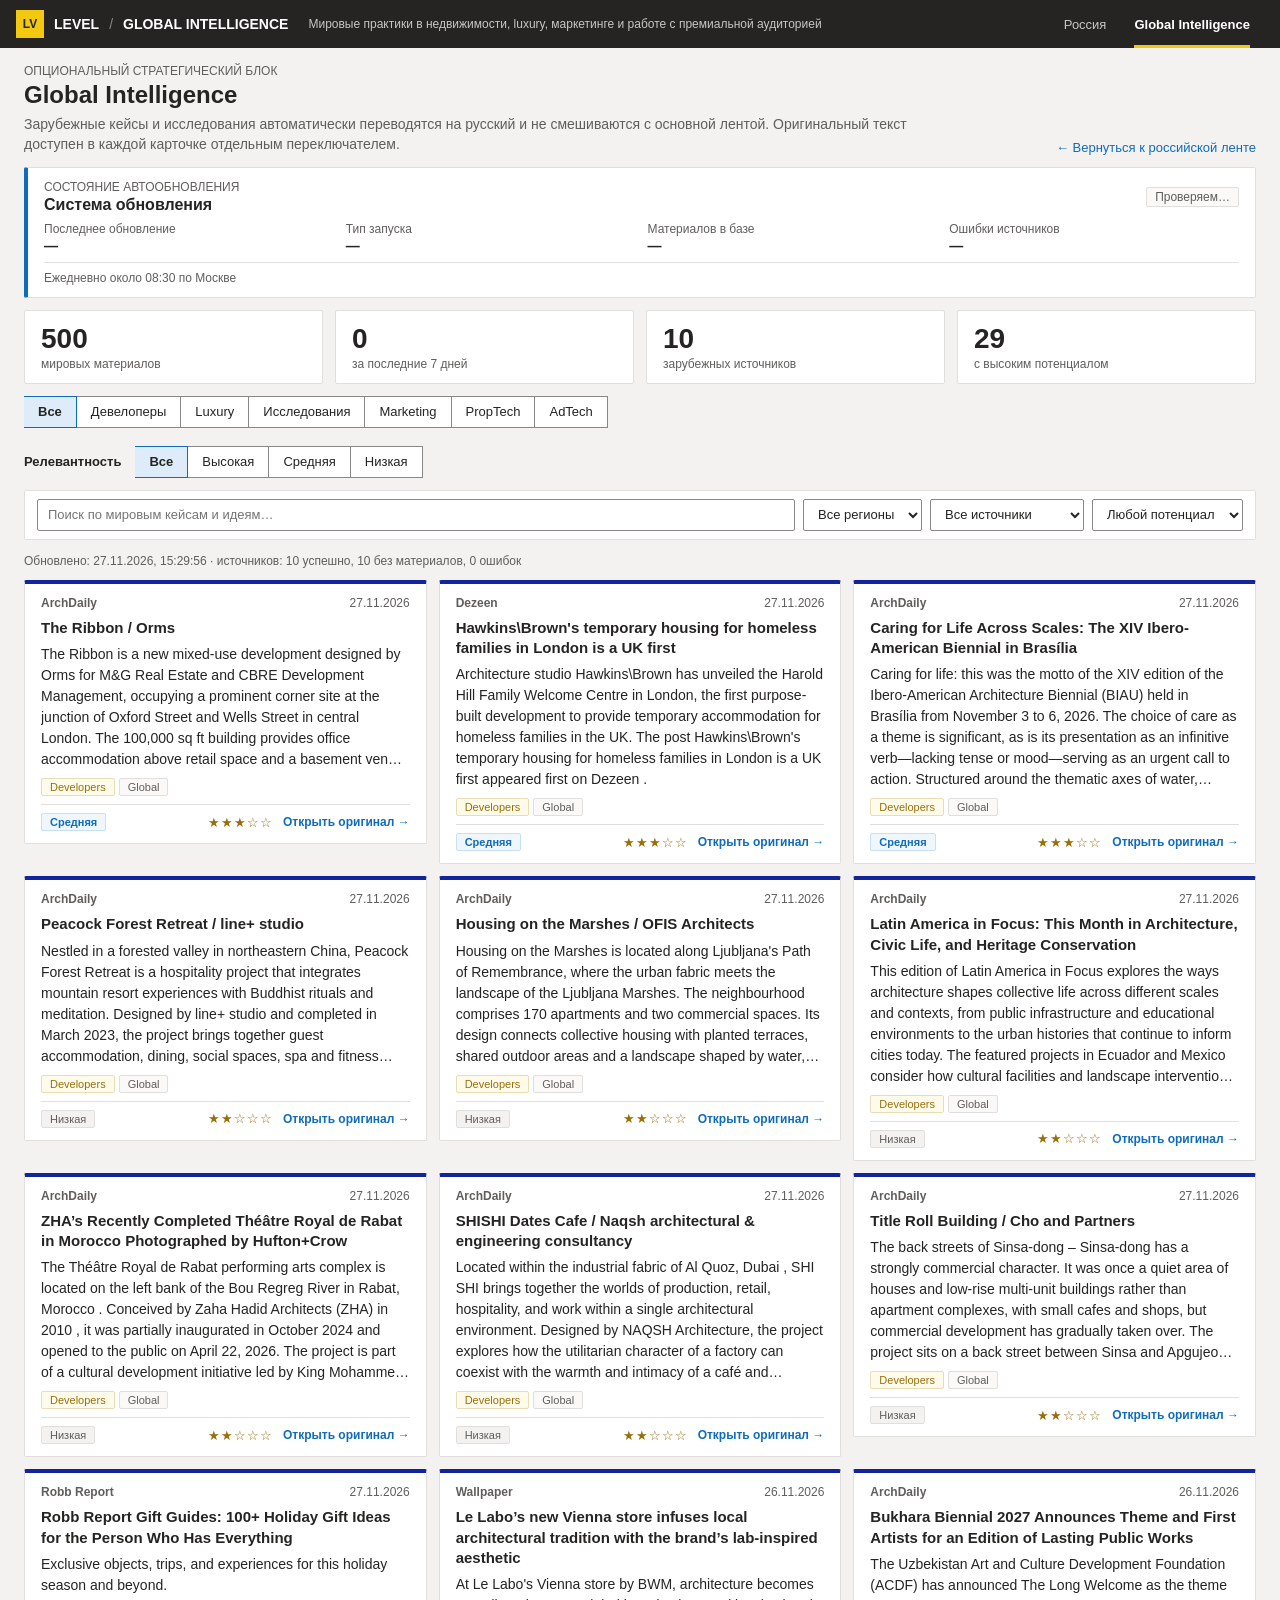
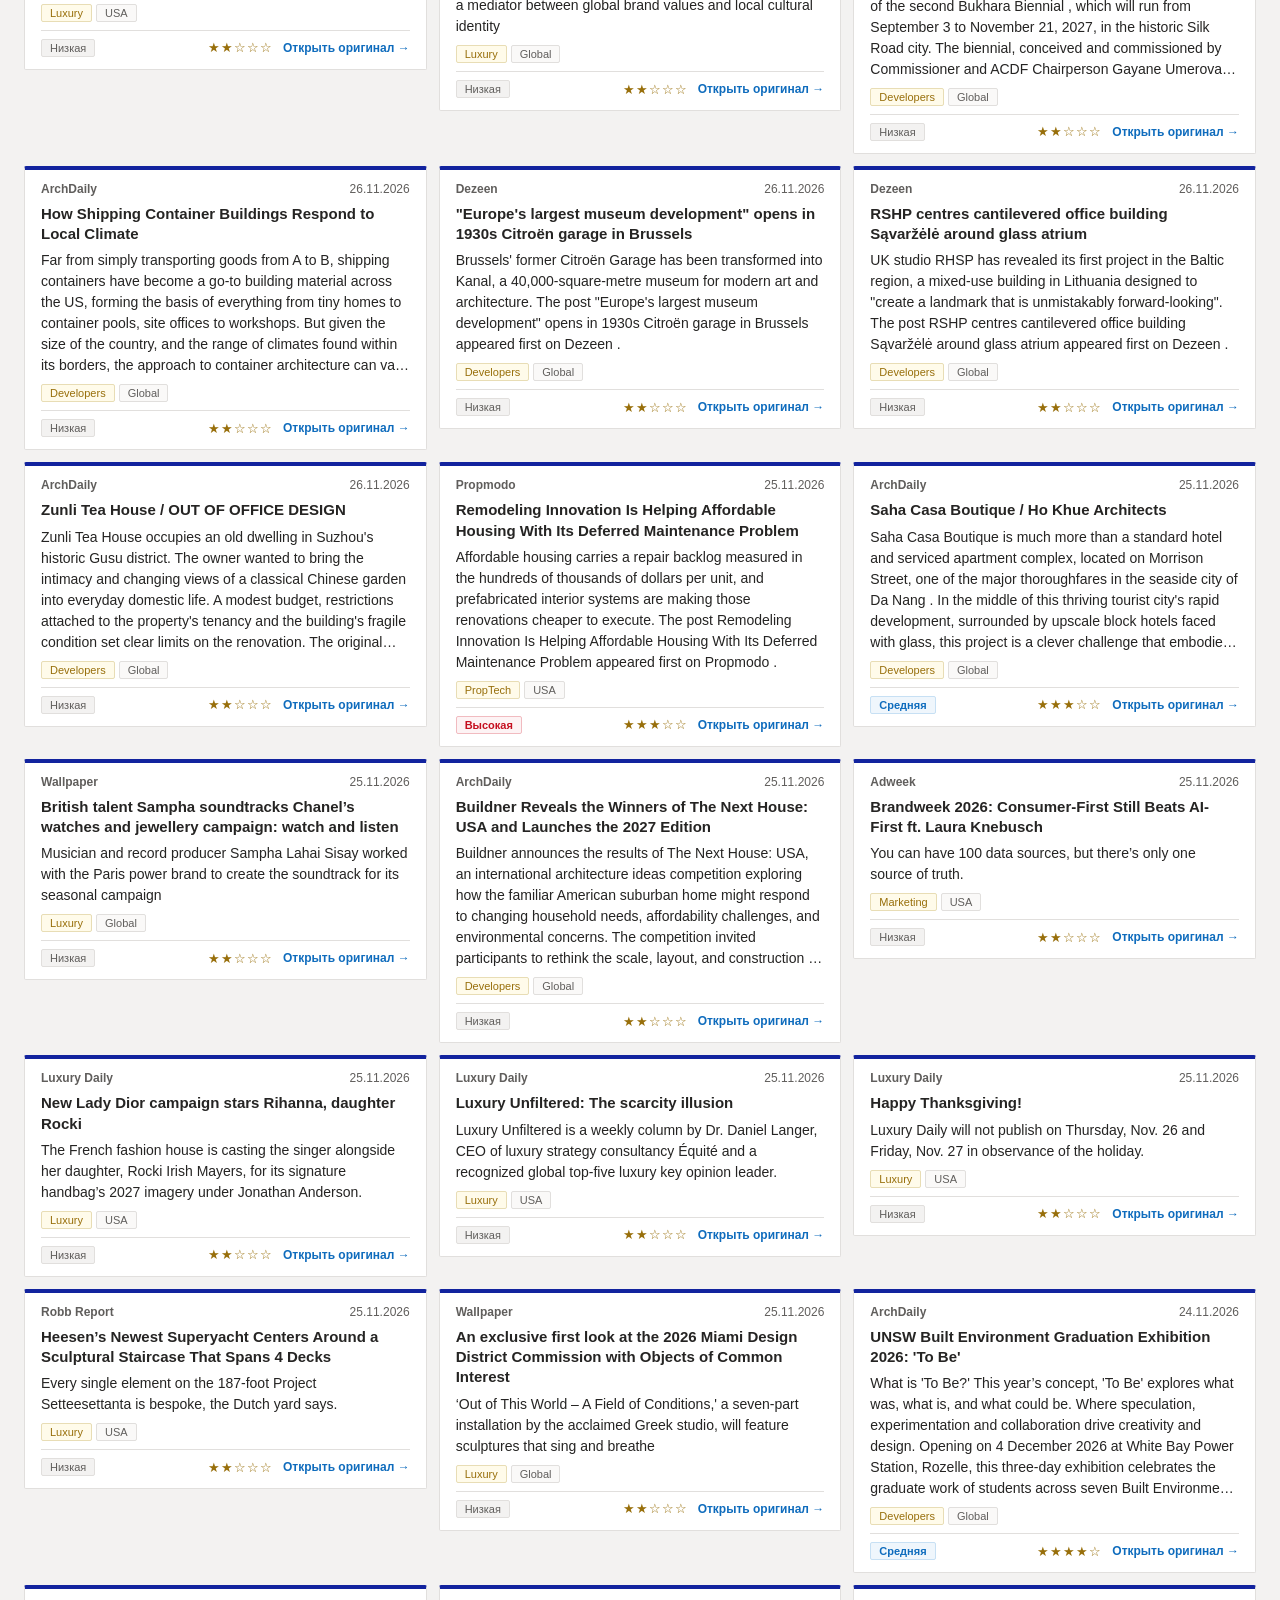
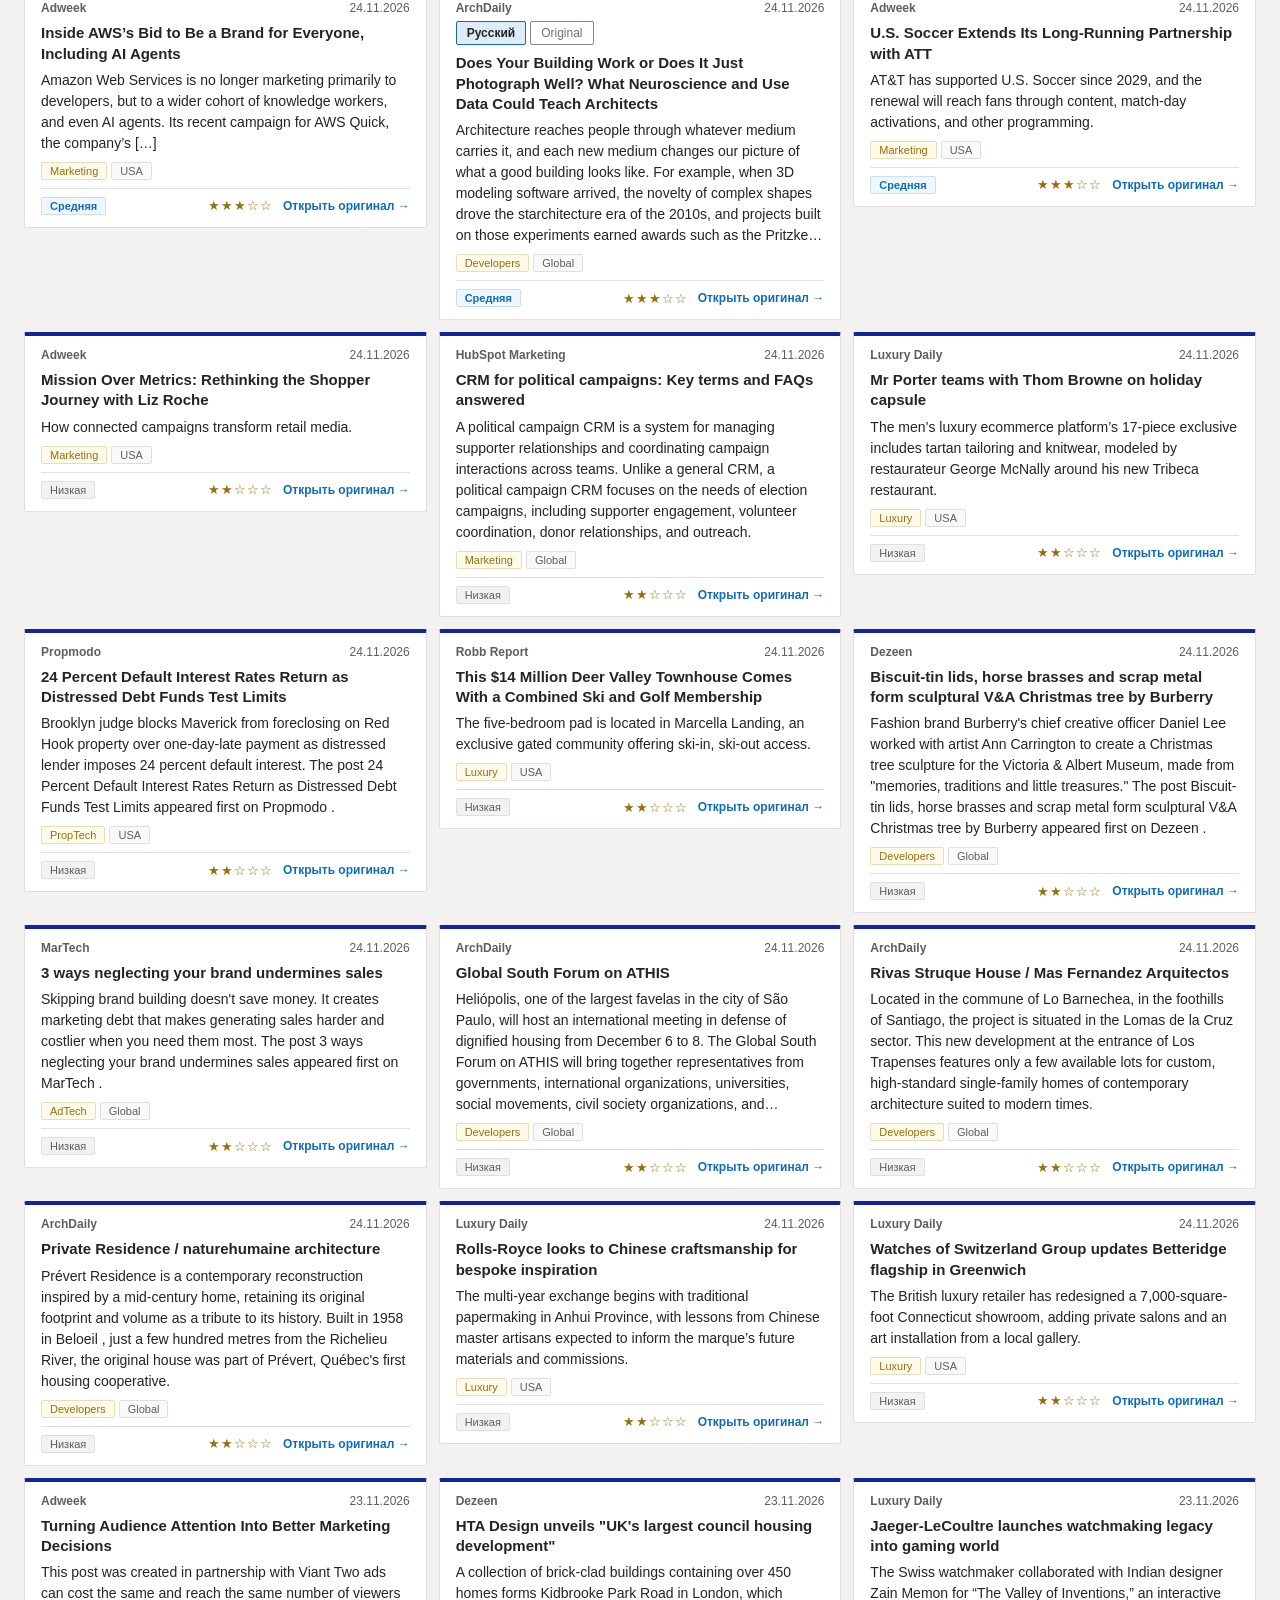
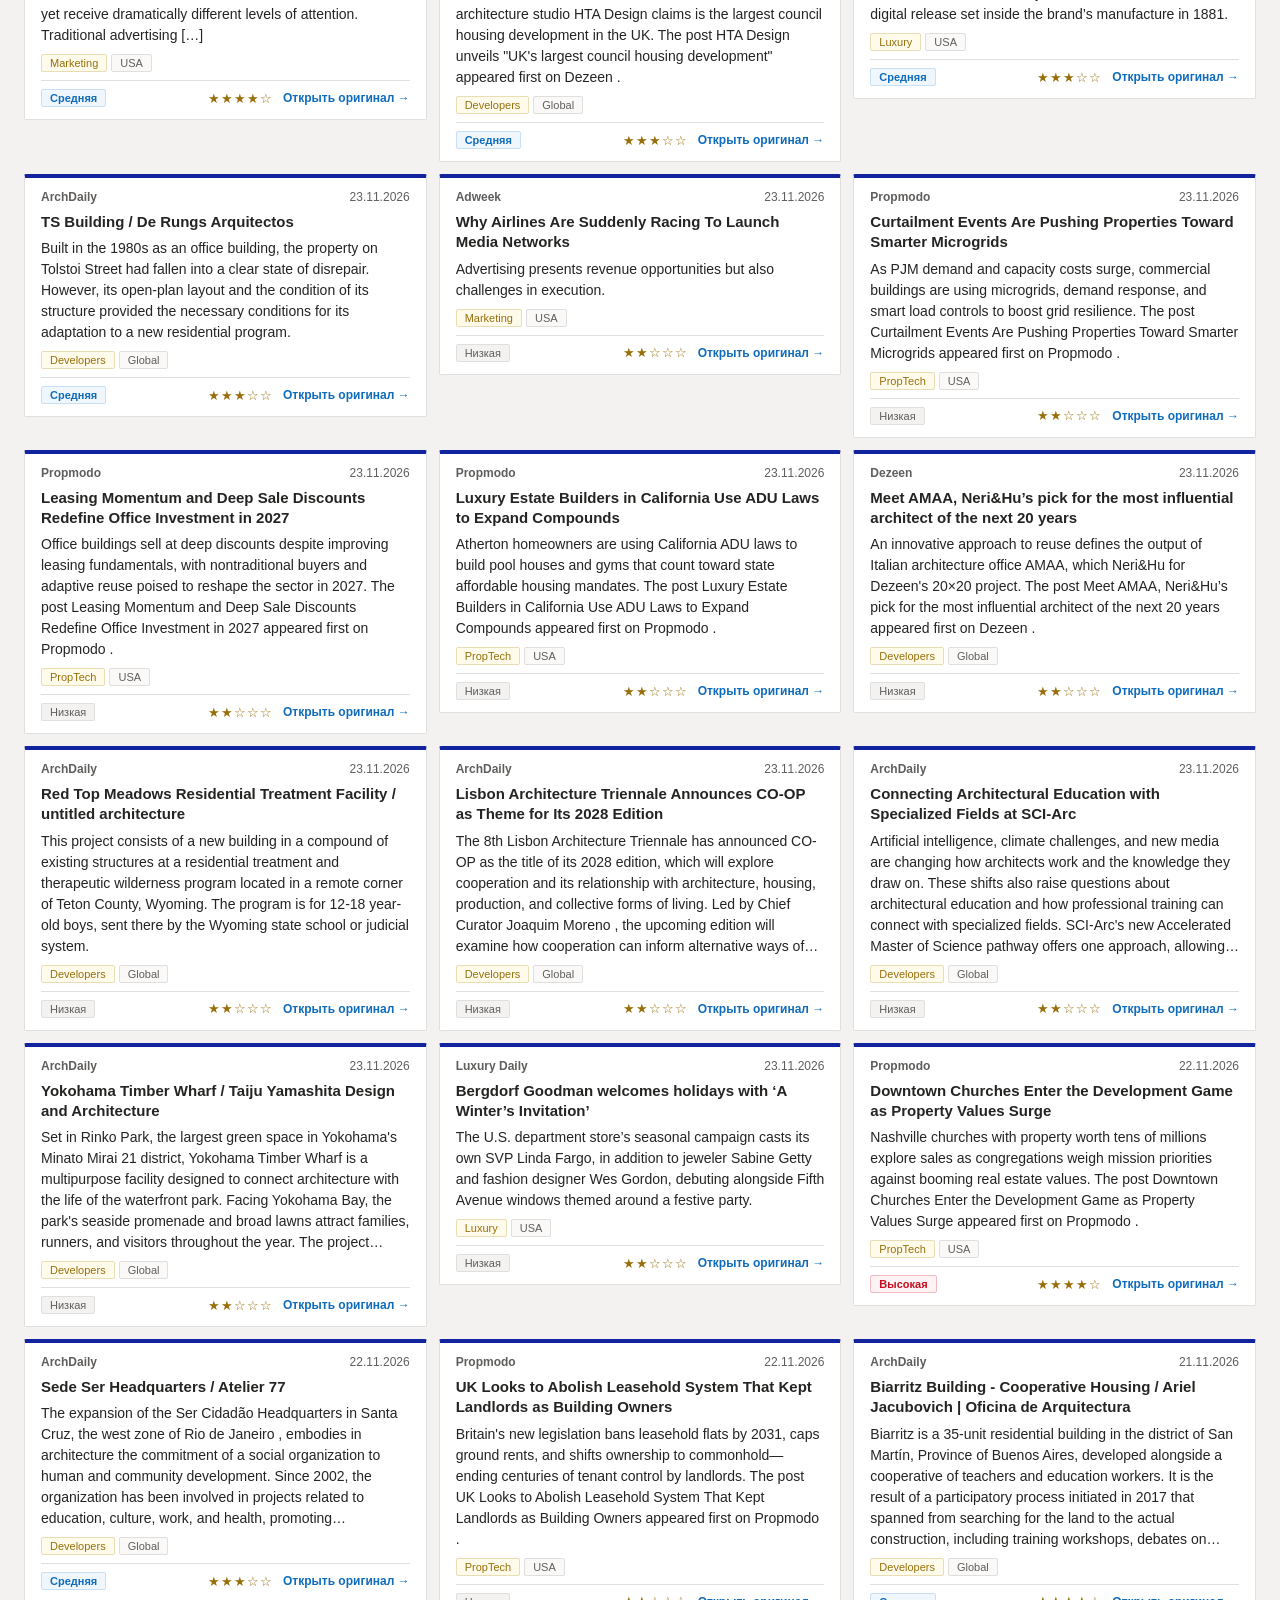
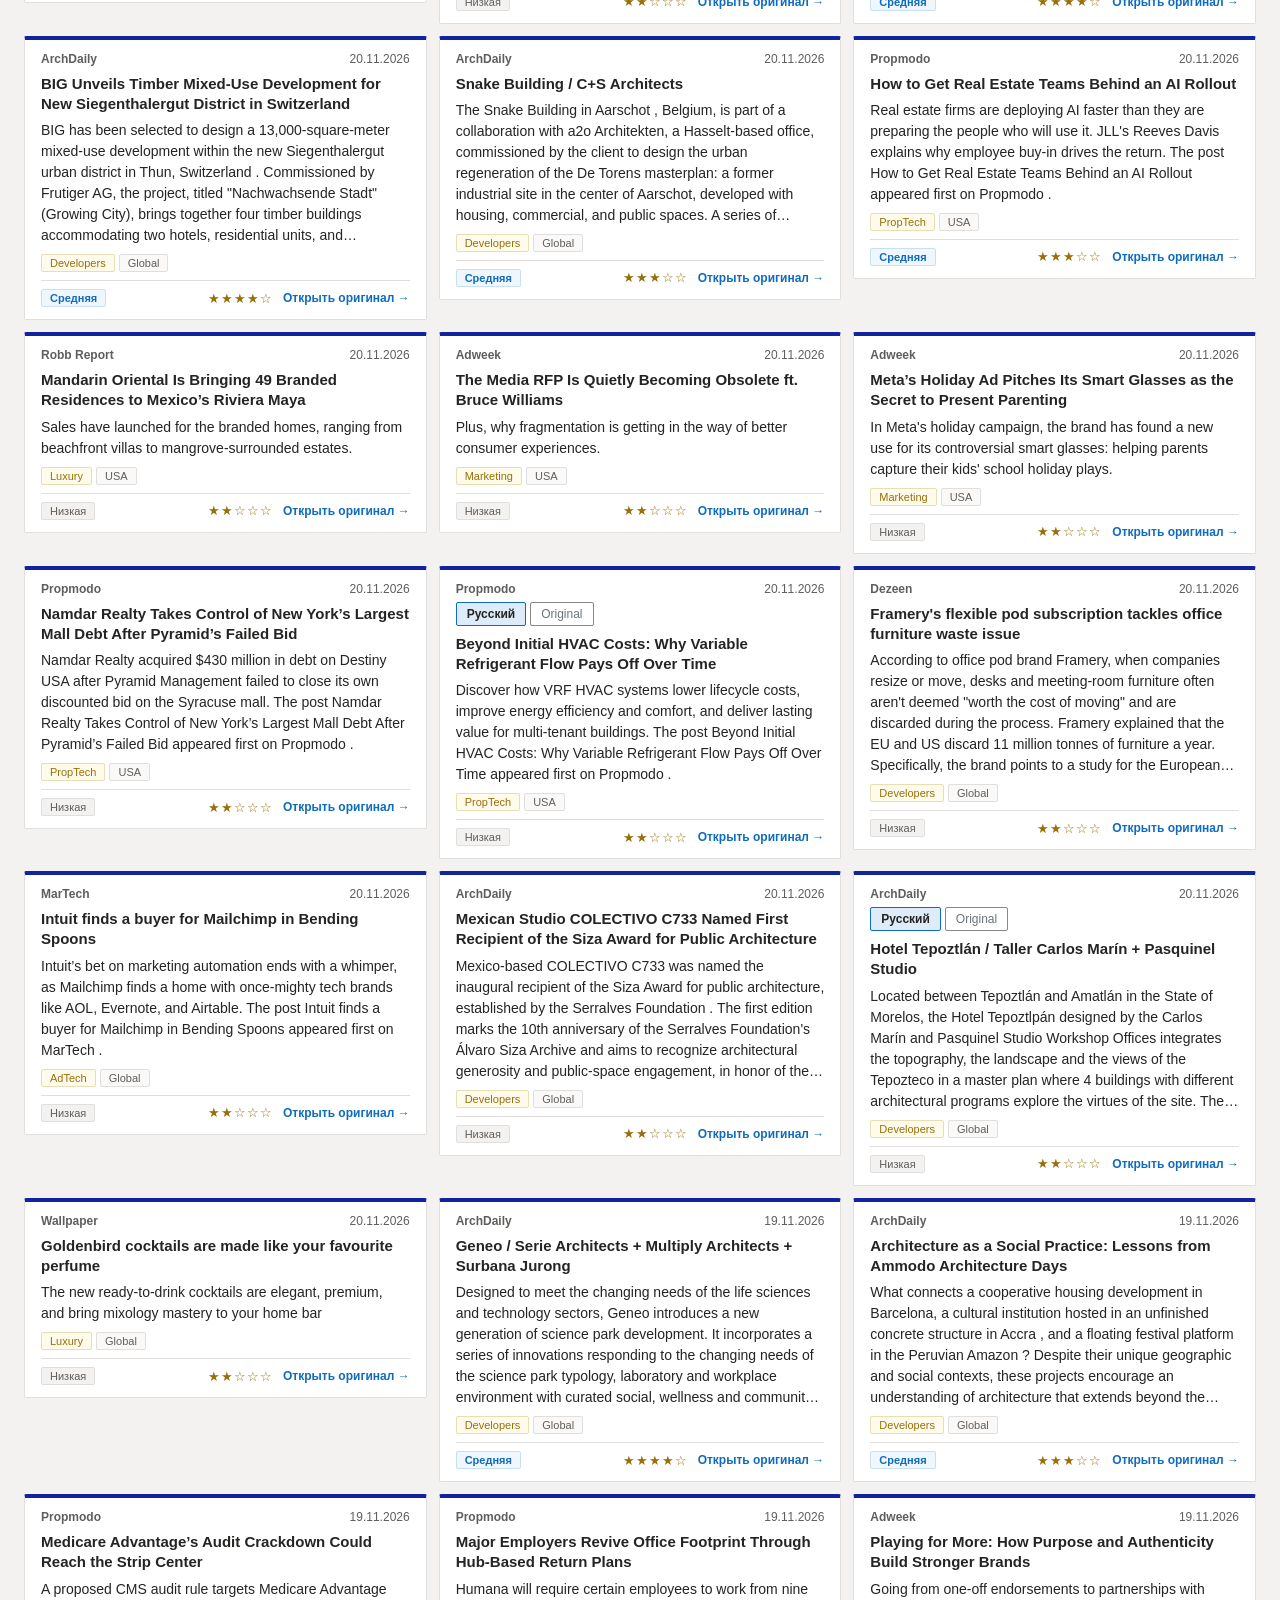
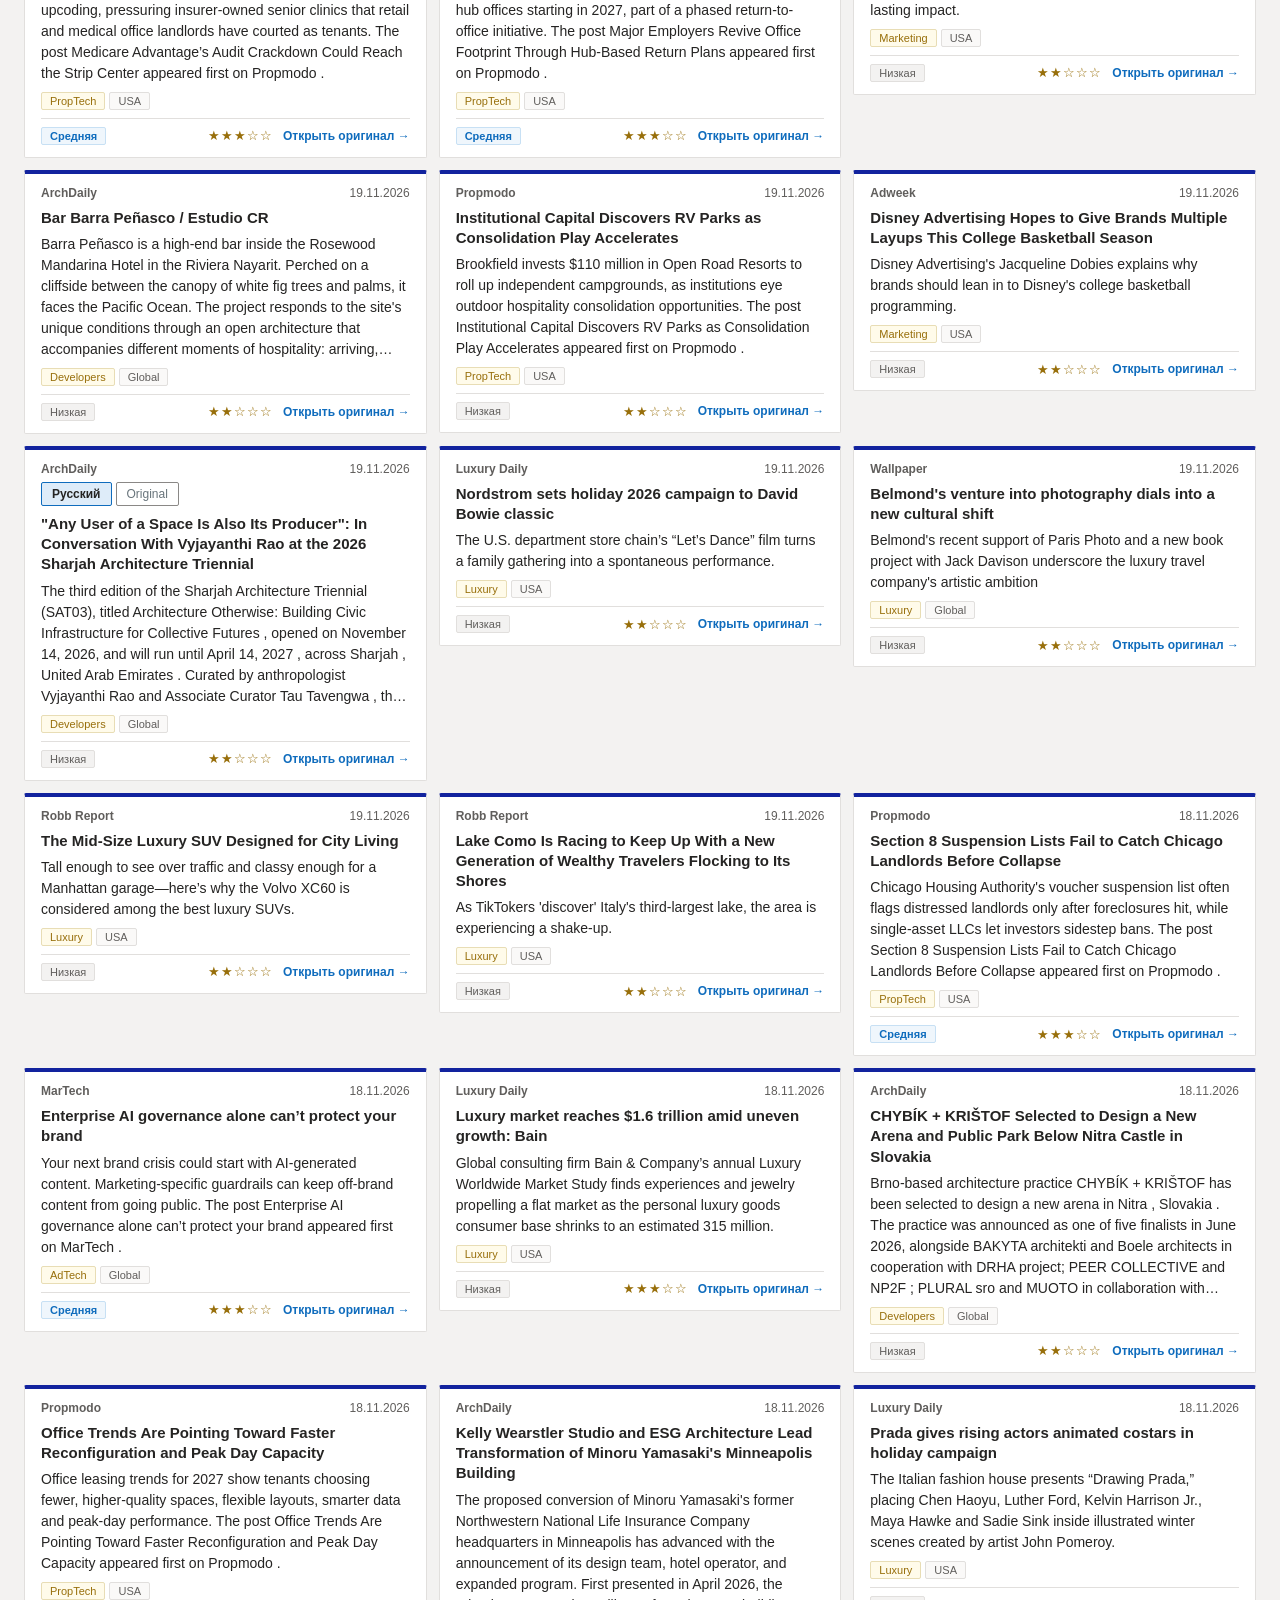
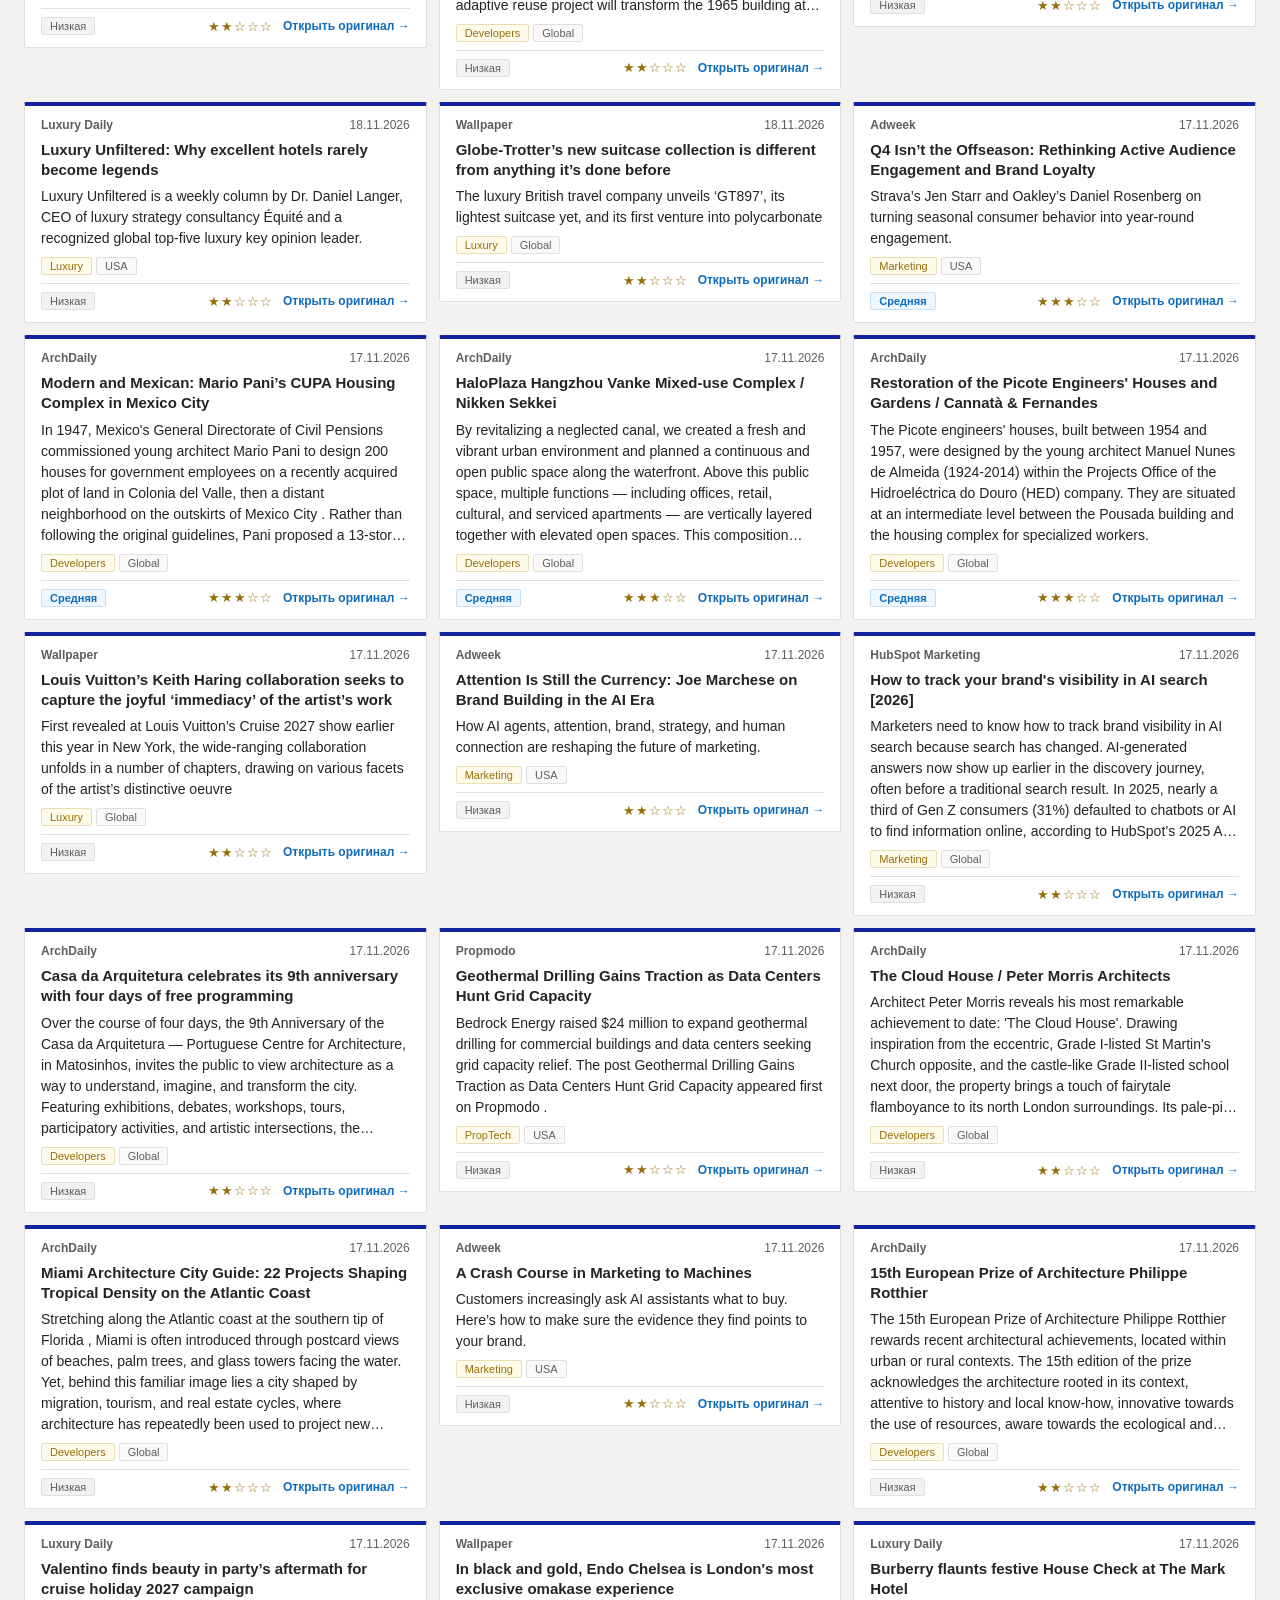
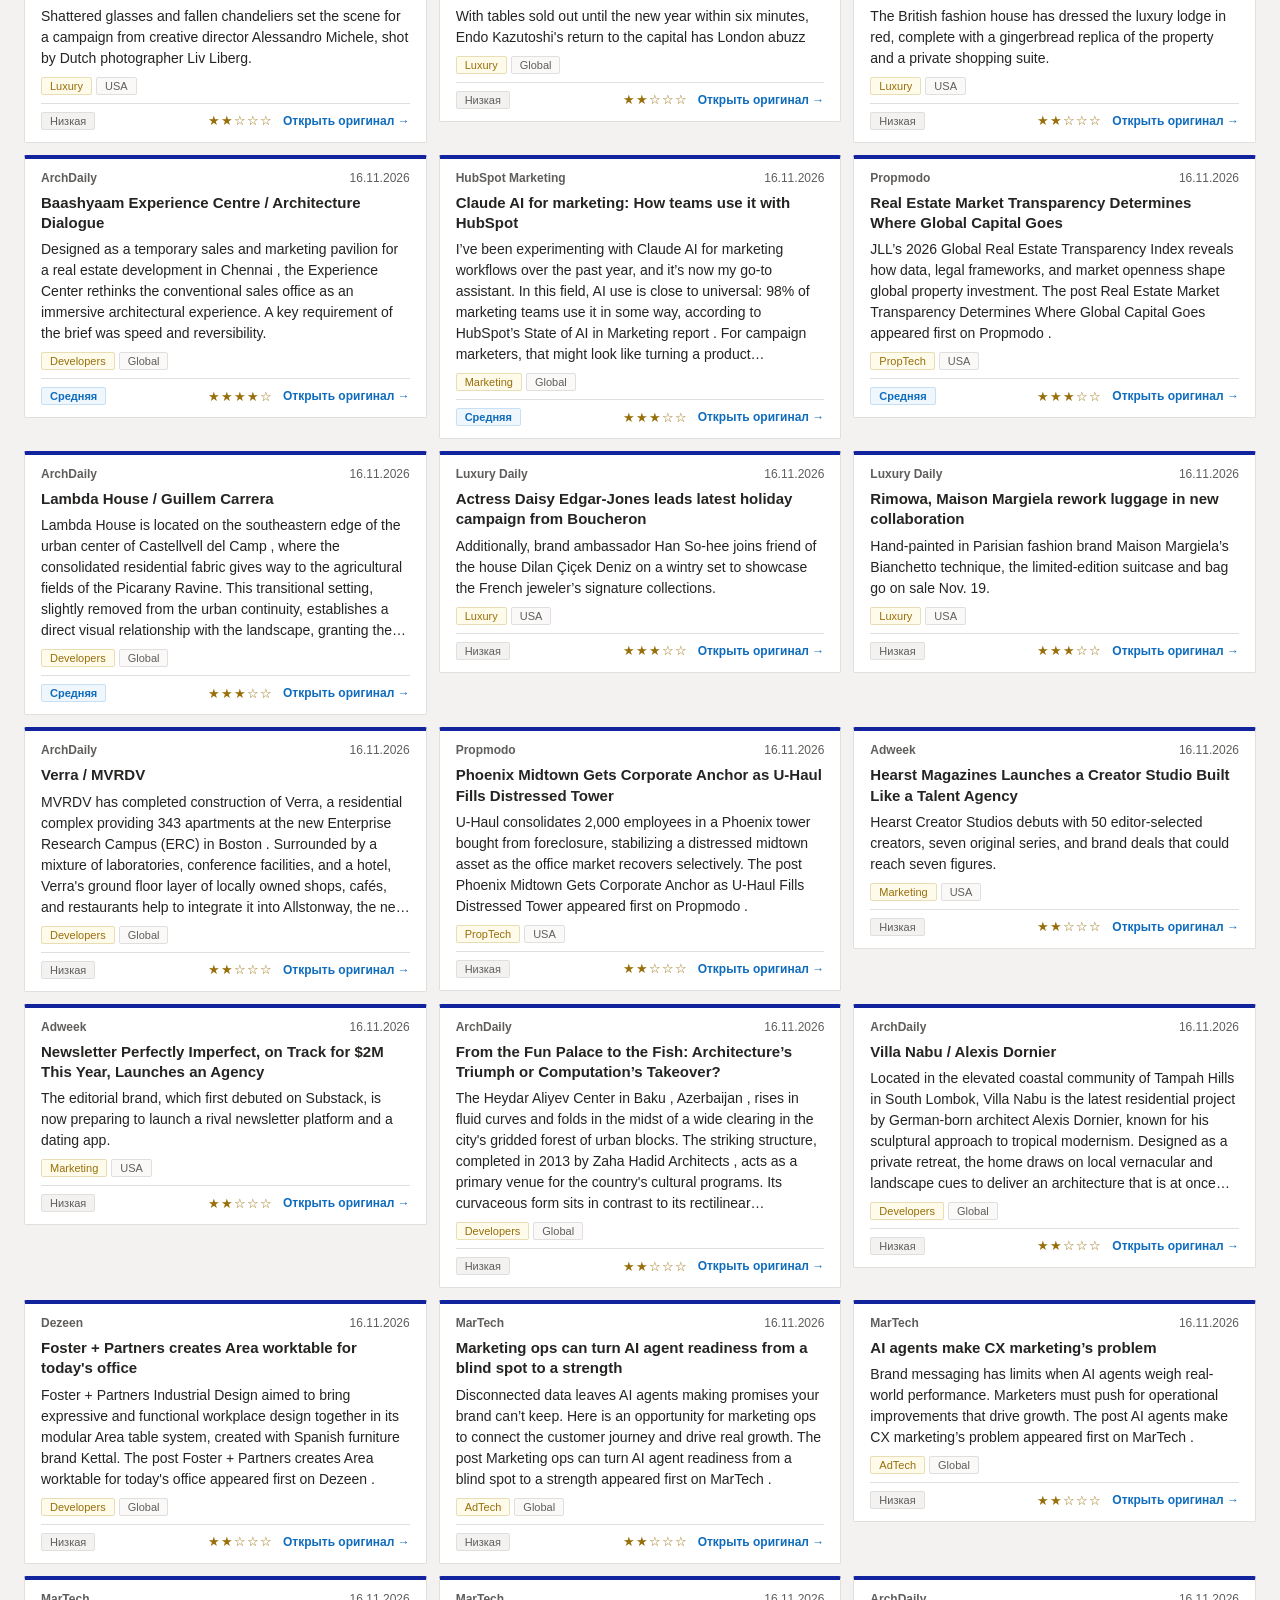
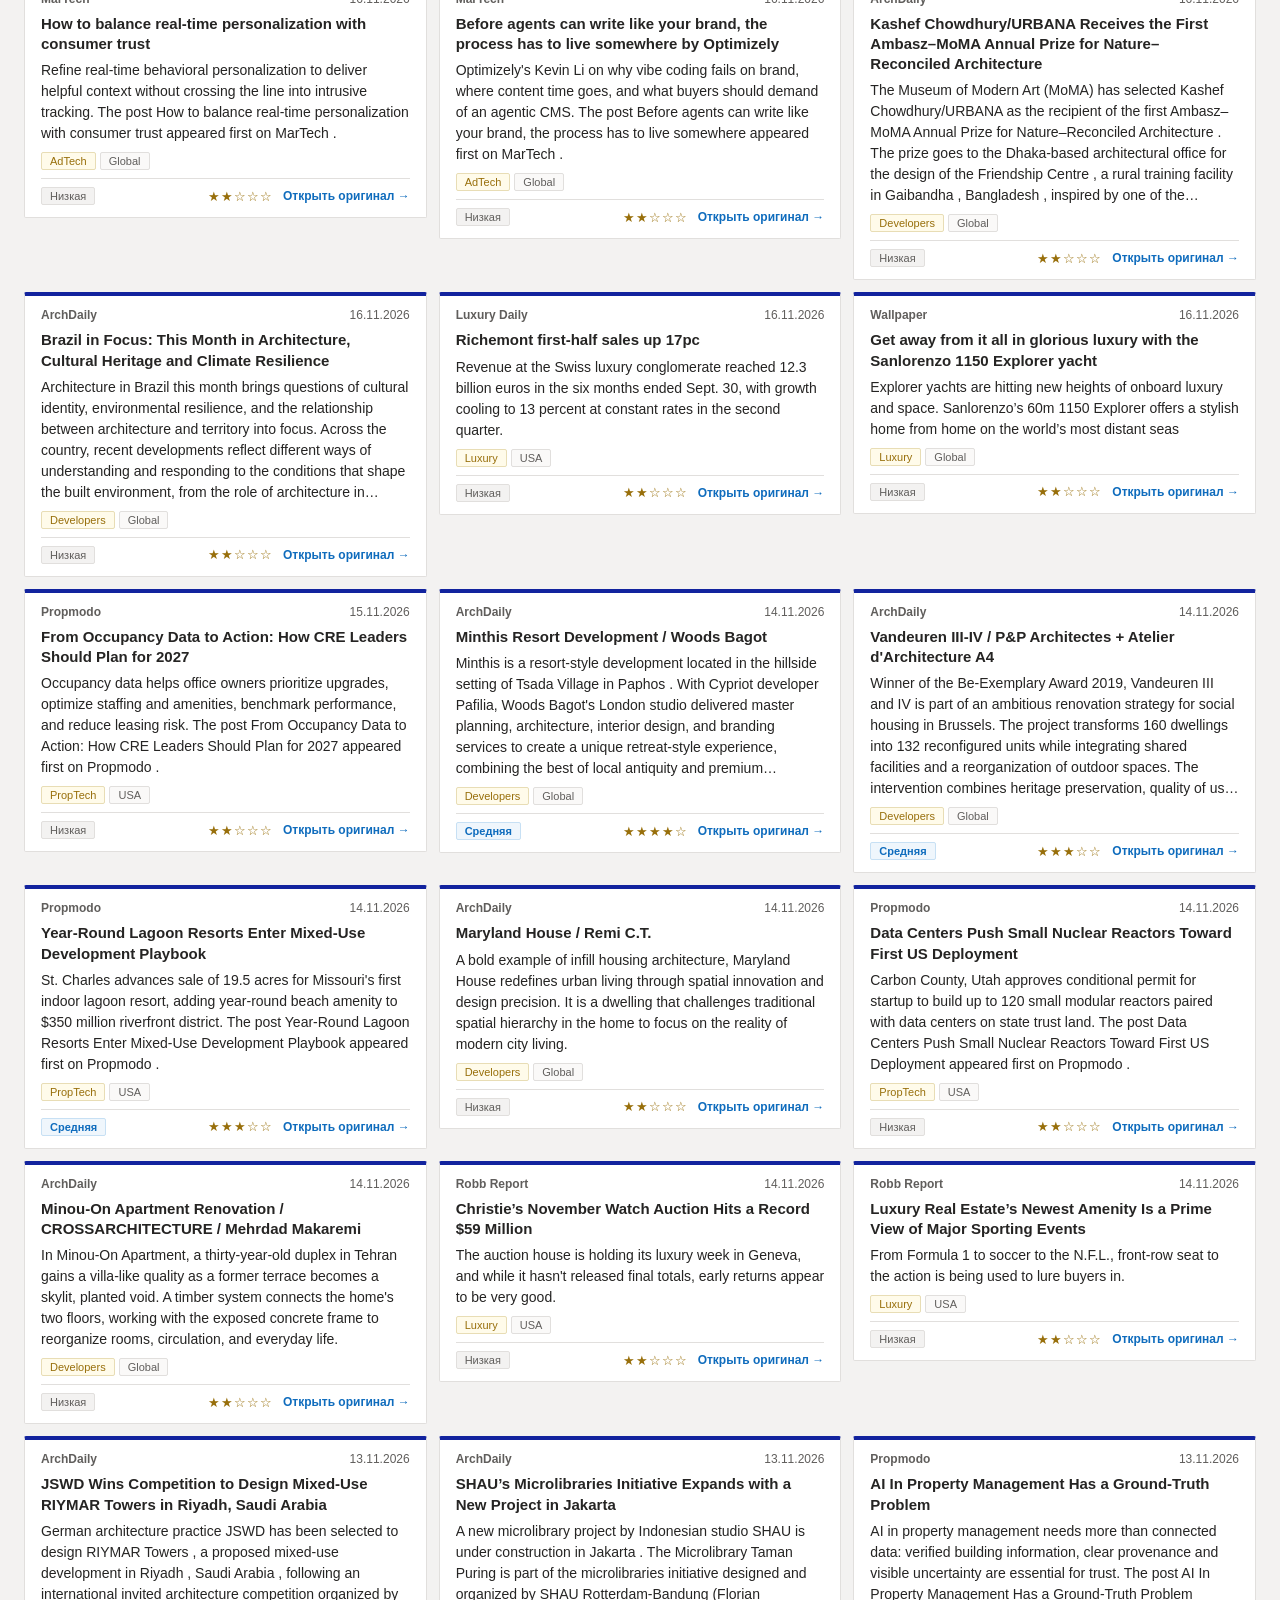
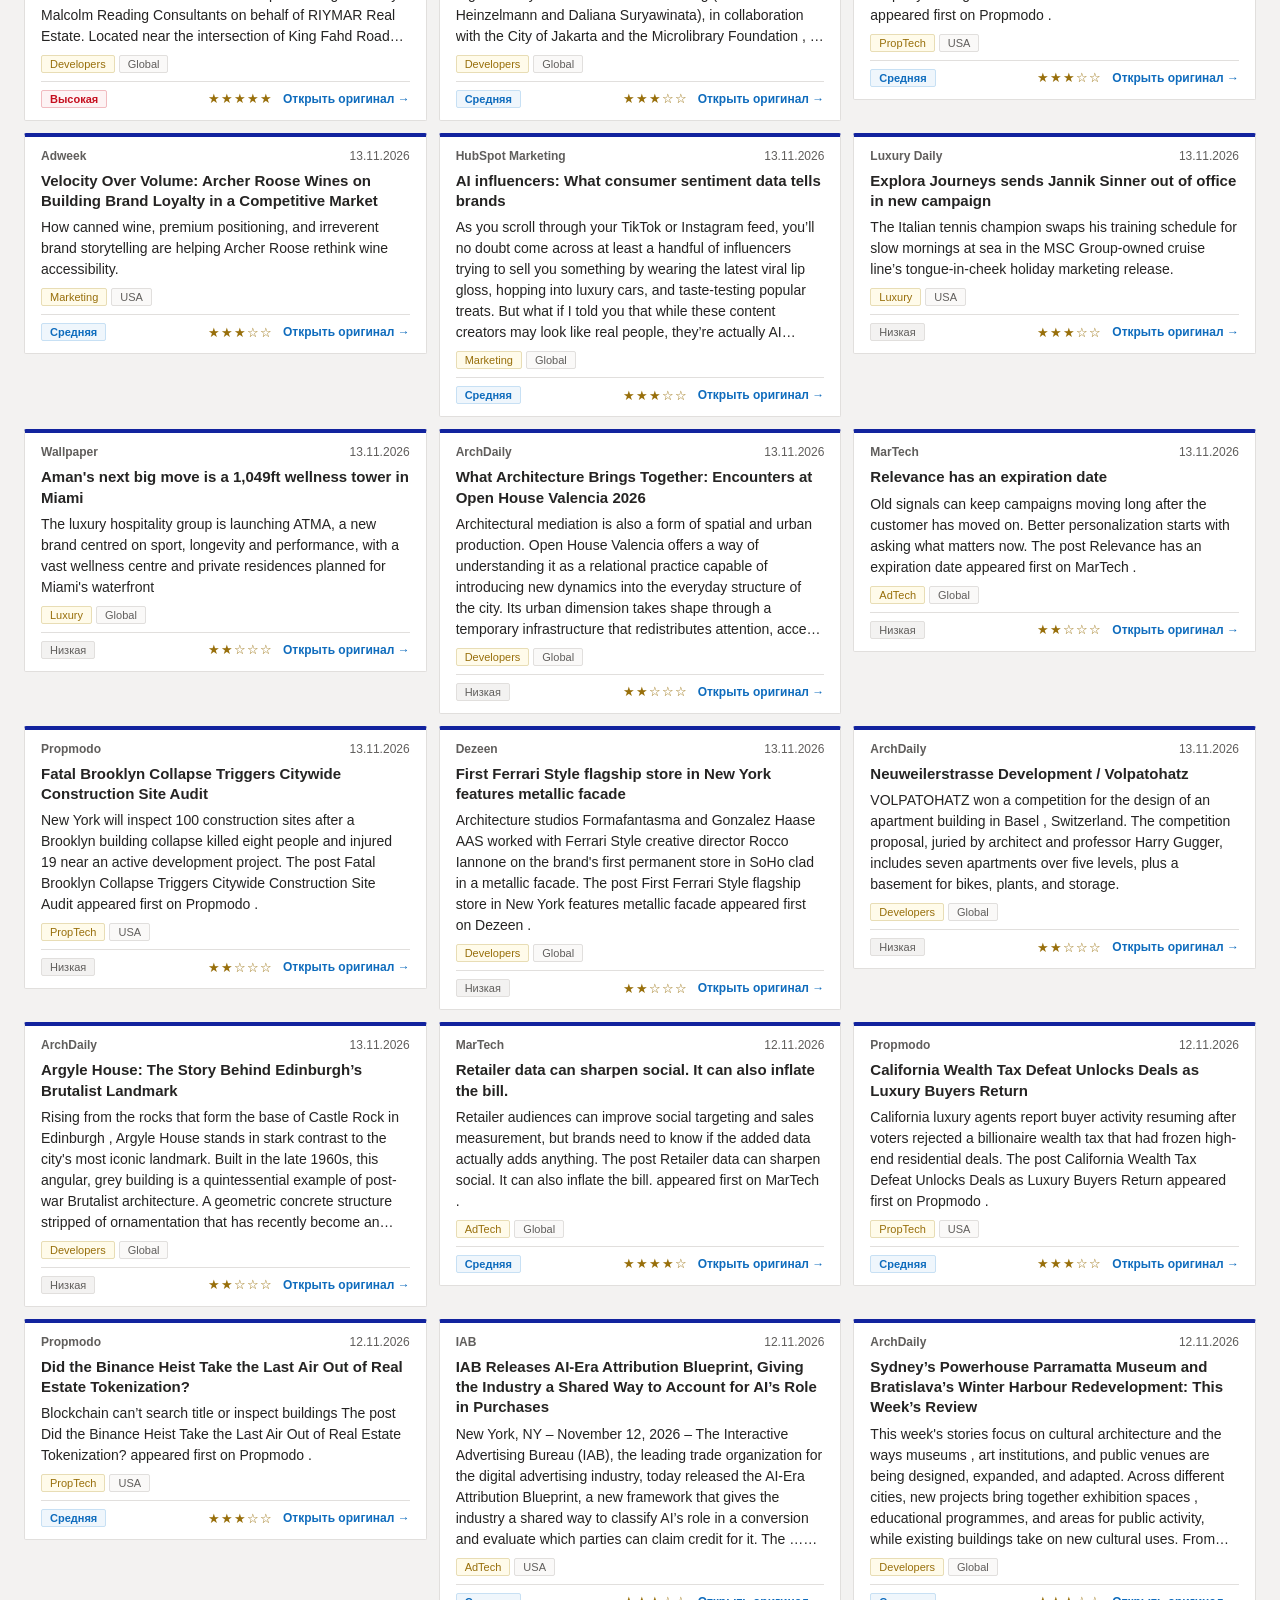
<file: global.html>
<!doctype html>
<html lang="ru">
<head>
  <meta charset="utf-8">
  <meta name="viewport" content="width=device-width,initial-scale=1">
  <meta name="theme-color" content="#252423">
  <title>LEVEL / Global Intelligence</title>
  <link rel="stylesheet" href="./assets/styles.css">
  <link rel="stylesheet" href="./assets/powerbi.css?v=1">
</head>
<body class="global-page">
  <header>
    <div class="brand">LEVEL<b>/</b>GLOBAL INTELLIGENCE</div>
    <div class="sub">Мировые практики в недвижимости, luxury, маркетинге и работе с премиальной аудиторией</div>
    <nav class="main-navigation" aria-label="Разделы">
      <a class="main-navigation__link" href="./index.html">Россия</a>
      <a class="main-navigation__link main-navigation__link--global active" href="./global.html">Global Intelligence</a>
    </nav>
  </header>

  <main>
    <div class="global-hero">
      <div>
        <div class="eyebrow">ОПЦИОНАЛЬНЫЙ СТРАТЕГИЧЕСКИЙ БЛОК</div>
        <h1>Global Intelligence</h1>
        <div class="lead">
          Зарубежные кейсы и исследования автоматически переводятся на русский и не смешиваются с основной лентой.
          Оригинальный текст доступен в каждой карточке отдельным переключателем.
        </div>
      </div>
      <a class="back-link" href="./index.html">← Вернуться к российской ленте</a>
    </div>

    
    <section class="update-monitor" id="updateMonitor" aria-live="polite">
      <div class="update-monitor__head">
        <div>
          <div class="eyebrow">СОСТОЯНИЕ АВТООБНОВЛЕНИЯ</div>
          <h2>Система обновления</h2>
        </div>
        <span class="update-health update-health--loading" id="updateHealth">Проверяем…</span>
      </div>
      <div class="update-monitor__grid">
        <div class="update-monitor__item">
          <span>Последнее обновление</span>
          <b id="statusLastUpdate">—</b>
        </div>
        <div class="update-monitor__item">
          <span>Тип запуска</span>
          <b id="statusTrigger">—</b>
        </div>
        <div class="update-monitor__item">
          <span>Материалов в базе</span>
          <b id="statusItems">—</b>
        </div>
        <div class="update-monitor__item">
          <span>Ошибки источников</span>
          <b id="statusErrors">—</b>
        </div>
      </div>
      <div class="update-monitor__foot">
        <span id="statusSchedule">Ежедневно около 08:30 по Москве</span>
        <span id="statusRun"></span>
      </div>
    </section>

    <div class="stats">
      <div class="stat"><b id="globalTotal">—</b><span>мировых материалов</span></div>
      <div class="stat"><b id="globalWeek">—</b><span>за последние 7 дней</span></div>
      <div class="stat"><b id="globalSources">—</b><span>зарубежных источников</span></div>
      <div class="stat"><b id="highPotential">—</b><span>с высоким потенциалом</span></div>
    </div>

    <section class="global-categories" aria-label="Категории">
      <button class="global-category active" data-category="">Все</button>
      <button class="global-category" data-category="Developers">Девелоперы</button>
      <button class="global-category" data-category="Luxury">Luxury</button>
      <button class="global-category" data-category="Research">Исследования</button>
      <button class="global-category" data-category="Marketing">Marketing</button>
      <button class="global-category" data-category="PropTech">PropTech</button>
      <button class="global-category" data-category="AdTech">AdTech</button>
    </section>

    <section class="relevance-navigation" aria-label="Фильтр по релевантности">
      <span class="relevance-navigation__label">Релевантность</span>
      <div class="relevance-buttons">
        <button class="global-relevance active" data-relevance="">Все</button>
        <button class="global-relevance" data-relevance="Высокая">Высокая</button>
        <button class="global-relevance" data-relevance="Средняя">Средняя</button>
        <button class="global-relevance" data-relevance="Низкая">Низкая</button>
      </div>
    </section>

    <div class="toolbar">
      <input id="globalSearch" placeholder="Поиск по мировым кейсам и идеям…">
      <select id="regionFilter"><option value="">Все регионы</option></select>
      <select id="globalSourceFilter"><option value="">Все источники</option></select>
      <select id="potentialFilter">
        <option value="">Любой потенциал</option>
        <option value="5">★★★★★</option>
        <option value="4">★★★★☆ и выше</option>
        <option value="3">★★★☆☆ и выше</option>
      </select>
    </div>

    <div id="globalStatus" class="status">Загрузка переведённой глобальной ленты…</div>
    <div id="globalGrid" class="grid global-grid"></div>
  </main>

  <script src="./assets/global.js"></script>
</body>
</html>
</file>
<file: assets/styles.css>
:root{
  --bg:#f4f3ee;--ink:#15202a;--muted:#6d7880;--line:#dce1e1;
  --white:#fff;--sky:#c9e9f5;--sky-dark:#4f829a;--gold:#a8814c;
  --soft:#edf4f6;--danger:#a54b42;--good:#47745a
}
*{box-sizing:border-box}
body{margin:0;background:var(--bg);color:var(--ink);font-family:Inter,-apple-system,BlinkMacSystemFont,"Segoe UI",Arial,sans-serif}
header{background:#111b24;color:#fff;padding:25px 5vw}.brand{font-weight:800;letter-spacing:.13em}.brand b{color:#bce2f1}.sub{margin-top:7px;color:#a8b4bc;font-size:12px}
main{max-width:1500px;margin:auto;padding:34px 5vw 60px}h1{font-size:36px;letter-spacing:-.04em;margin:0 0 8px}.lead{color:var(--muted);font-size:14px;line-height:1.55}
.stats{display:grid;grid-template-columns:repeat(4,1fr);gap:12px;margin:25px 0}.stat{background:#fff;border:1px solid var(--line);border-radius:16px;padding:17px}.stat:first-child{background:linear-gradient(135deg,var(--sky),#f2f6ef)}.stat b{display:block;font-size:27px}.stat span{font-size:11px;color:var(--muted)}
.toolbar{position:sticky;top:8px;z-index:3;background:rgba(255,255,255,.94);backdrop-filter:blur(12px);display:flex;gap:8px;padding:11px;border:1px solid var(--line);border-radius:15px}
input,select{border:0;background:#f0f2ef;border-radius:10px;padding:11px;color:var(--ink)}input{flex:1;min-width:170px}
.grid{display:grid;grid-template-columns:repeat(3,minmax(0,1fr));gap:14px;margin-top:15px}.card{background:#fff;border:1px solid var(--line);border-radius:18px;padding:18px;display:flex;flex-direction:column;min-height:420px}
.meta{display:flex;justify-content:space-between;gap:8px;font-size:10px;color:var(--muted)}.source{font-weight:800;text-transform:uppercase;letter-spacing:.08em;color:var(--sky-dark)}
.card h2{font-size:17px;line-height:1.4;margin:14px 0 9px}.summary{font-size:12px;line-height:1.55;color:#59656d}
.tags{display:flex;flex-wrap:wrap;gap:5px;margin:13px 0}.tag{font-size:9px;border-radius:99px;padding:6px 8px;background:#edf2f2}.priority-high{background:#f5e6e2;color:#8c3d34}.priority-mid{background:#f3ecd9;color:#785e22}
.analysis{background:var(--soft);border-radius:13px;padding:13px;margin-top:8px}.analysis b{display:block;font-size:11px;color:#315a6c;margin-bottom:5px}.analysis p{font-size:11px;line-height:1.5;margin:0;color:#44545d}
.recommendations{margin:10px 0 0;padding-left:18px}.recommendations li{font-size:10px;line-height:1.5;margin:4px 0;color:#4f5c64}
.foot{margin-top:auto;border-top:1px solid var(--line);padding-top:12px;display:flex;justify-content:space-between;font-size:11px}.foot a{font-weight:750;color:var(--ink);text-decoration:none}
.empty{padding:60px;text-align:center;color:var(--muted)}.status{font-size:11px;color:var(--muted);margin-top:14px}.error{background:#fff2ec;border:1px solid #e3b9a6;padding:16px;border-radius:14px}
@media(max-width:1100px){.grid{grid-template-columns:repeat(2,1fr)}}@media(max-width:700px){.stats{grid-template-columns:repeat(2,1fr)}.grid{grid-template-columns:1fr}.toolbar{flex-wrap:wrap}input{width:100%}h1{font-size:30px}}

.tag.team{background:#e9edf8;color:#40537c}


.daily-focus{margin:28px 0 18px}
.section-head{display:flex;justify-content:space-between;align-items:flex-end;gap:20px;margin-bottom:14px}
.section-head h2{margin:4px 0 0;font-size:30px;letter-spacing:-.04em}
.eyebrow{font-size:11px;font-weight:800;letter-spacing:.14em;color:#4d849c}
.focus-note{font-size:13px;color:#77838d}
.top-grid{display:grid;grid-template-columns:repeat(5,minmax(0,1fr));gap:12px}
.top-card{min-height:250px;background:#101d26;color:#fff;border-radius:18px;padding:18px;display:flex;gap:14px}
.top-number{font-size:12px;color:#82c5df;font-weight:800}
.top-content{display:flex;flex-direction:column;min-width:0}
.top-card .meta{color:#a9b7bf}
.top-card h3{font-size:17px;line-height:1.25;margin:12px 0 10px}
.top-card p{font-size:13px;line-height:1.5;color:#c7d1d6;margin:0 0 14px}
.top-card .foot{margin-top:auto}
.top-card a{color:#fff}

.stream-navigation{display:flex;gap:8px;overflow:auto;padding:2px 0 16px;scrollbar-width:none}
.stream-navigation::-webkit-scrollbar{display:none}
.stream-button{border:1px solid #d8dde0;background:#fff;border-radius:999px;padding:10px 14px;white-space:nowrap;font:inherit;font-size:13px;cursor:pointer}
.stream-button.active{background:#101d26;color:#fff;border-color:#101d26}

.summary.clamp{display:-webkit-box;-webkit-line-clamp:3;-webkit-box-orient:vertical;overflow:hidden}
.card .analysis p{margin-bottom:8px}
.card .recommendations{margin-top:8px}
.tag.team{background:#e9edf8;color:#40537c}

@media(max-width:1180px){
  .top-grid{grid-template-columns:repeat(2,minmax(0,1fr))}
}
@media(max-width:720px){
  .top-grid{grid-template-columns:1fr}
  .section-head{align-items:flex-start;flex-direction:column}
}


.luxury-tag{
  background:#efe6d4;
  color:#755a2a;
  border:1px solid #dfc99d;
}


.relevance-high{
  background:#f8dfd8 !important;
  color:#9b3f2f !important;
  border-color:#edb8aa !important;
  font-weight:700;
}
.relevance-medium{
  background:#e8f0f4 !important;
  color:#356276 !important;
  border-color:#c5d9e2 !important;
  font-weight:600;
}
.relevance-low{
  background:#f0f1f1 !important;
  color:#70787d !important;
  border-color:#dde0e1 !important;
}
.signal-tag{
  background:#eef0f5;
  color:#4a5469;
}
.footer-relevance{
  display:inline-flex;
  align-items:center;
  border:1px solid transparent;
  border-radius:999px;
  padding:5px 9px;
  font-size:12px;
  line-height:1;
}

.relevance-navigation{display:flex;align-items:center;gap:14px;margin:4px 0 16px}
.relevance-navigation__label{color:#77838d;font-size:13px;font-weight:600;white-space:nowrap}
.relevance-buttons{display:flex;align-items:center;gap:8px;overflow-x:auto;scrollbar-width:none}
.relevance-buttons::-webkit-scrollbar{display:none}
.relevance-button{appearance:none;border:1px solid #d8dde0;background:#fff;color:#46525a;border-radius:999px;padding:9px 14px;font:inherit;font-size:13px;font-weight:600;line-height:1;white-space:nowrap;cursor:pointer}
.relevance-button.active{background:#101d26;border-color:#101d26;color:#fff}
.relevance-button--high.active{background:#9b3f2f;border-color:#9b3f2f}
.relevance-button--medium.active{background:#356276;border-color:#356276}
.relevance-button--low.active{background:#70787d;border-color:#70787d}
@media(max-width:720px){.relevance-navigation{align-items:flex-start;flex-direction:column;gap:8px}.relevance-buttons{width:100%}}


/* v4.0 — optional Global Intelligence section */
.main-navigation{display:flex;gap:8px;margin-top:18px;flex-wrap:wrap}
.main-navigation__link{display:inline-flex;align-items:center;gap:6px;padding:9px 13px;border:1px solid rgba(255,255,255,.18);border-radius:999px;color:#cbd5db;text-decoration:none;font-size:12px;font-weight:700}
.main-navigation__link:hover{border-color:rgba(255,255,255,.42);color:#fff}
.main-navigation__link.active{background:#fff;color:#111b24;border-color:#fff}
.main-navigation__link--global.active{background:#d9c59d;border-color:#d9c59d}
.global-page{background:#f3f0e9}
.global-hero{display:flex;justify-content:space-between;align-items:flex-end;gap:25px}
.back-link{color:#52626c;text-decoration:none;font-size:12px;font-weight:700;white-space:nowrap}
.global-categories{display:flex;gap:8px;overflow-x:auto;margin:8px 0 16px;padding-bottom:2px;scrollbar-width:none}
.global-categories::-webkit-scrollbar{display:none}
.global-category,.global-relevance{appearance:none;border:1px solid #d7d9d6;background:#fff;color:#46525a;border-radius:999px;padding:10px 14px;font:inherit;font-size:13px;font-weight:650;white-space:nowrap;cursor:pointer}
.global-category.active,.global-relevance.active{background:#6f5b39;color:#fff;border-color:#6f5b39}
.global-card{border-color:#ded7c9}
.global-category-tag{background:#eee5d4;color:#6e552d}
.global-analysis{background:#f4efe5}
.global-analysis b{color:#705a34}
.application-title{font-size:10px;font-weight:800;text-transform:uppercase;letter-spacing:.08em;color:#705a34;margin-top:10px}
.potential{display:flex;align-items:center;justify-content:space-between;gap:10px;border-top:1px solid var(--line);padding-top:12px;margin-top:4px;font-size:11px;color:#6a747a}
.potential b{color:#96733e;font-size:15px;letter-spacing:.04em}
@media(max-width:700px){.global-hero{align-items:flex-start;flex-direction:column}.back-link{white-space:normal}}


/* v4.1 — Russian translation switch */
.language-switch{display:flex;gap:4px;margin:-2px 0 10px}
.language-button{appearance:none;border:1px solid #d7d9d6;background:#fff;color:#68747b;border-radius:999px;padding:6px 9px;font:inherit;font-size:10px;font-weight:750;cursor:pointer}
.language-button.active{background:#25343d;color:#fff;border-color:#25343d}
.translated-content.is-hidden{display:none}
</file>
<file: assets/powerbi.css>
/* Тема «Power BI» для Realty Radar. Подключается после styles.css. */
:root{--bg:#f3f2f1;--ink:#252423;--muted:#605e5c;--line:#e1dfdd;--soft:#faf9f8;--danger:#c50f1f;--good:#107c10;--strong:#8a8886;--blue:#0f6cbd;--yellow:#f2c811}
html body,html body *{font-family:"Segoe UI","Segoe UI Web (West European)",-apple-system,BlinkMacSystemFont,"Roboto","Helvetica Neue",Arial,sans-serif !important;letter-spacing:0 !important}
html body,html body.global-page{background:#f3f2f1;color:var(--ink);font-size:14px}
html body *{backdrop-filter:none !important}

/* тёмная панель приложения */
header{background:#252423;padding:0 16px;display:flex;align-items:center;gap:20px;flex-wrap:wrap;min-height:48px}
.brand{display:flex;align-items:center;gap:10px;color:#fff;font-size:14px;font-weight:600;text-transform:none}
.brand::before{content:"LV";display:grid;place-items:center;width:28px;height:28px;background:var(--yellow);color:#252423;font-size:12px;font-weight:700}
.brand b{color:#8a8886;font-weight:400}
.sub{margin:0;color:#c8c6c4;font-size:12px;flex:1 1 280px}
.main-navigation{margin:0 0 0 auto;gap:0}
.main-navigation__link{position:relative;min-height:48px;padding:0 14px;border:0;border-radius:0;color:#c8c6c4;font-size:13px;font-weight:400}
.main-navigation__link:hover{background:#3b3a39;color:#fff;border:0}
.main-navigation__link.active,.main-navigation__link--global.active{background:transparent;color:#fff;font-weight:600;border:0}
.main-navigation__link.active::after{content:"";position:absolute;left:14px;right:14px;bottom:0;height:3px;background:var(--yellow)}

main{max-width:none;padding:16px 24px 40px}
h1{font-size:24px;font-weight:600;line-height:1.25;margin:0 0 4px}
.lead{max-width:900px;font-size:14px;line-height:1.45;color:var(--muted)}
.eyebrow{margin:0 0 2px;color:var(--muted);font-size:12px;font-weight:400;text-transform:none}
.section-head h2,.update-monitor h2{margin:0;font-size:16px;font-weight:600}
.back-link{color:var(--blue);font-size:13px;font-weight:400}

/* блок состояния автообновления */
.update-monitor{margin:12px 0;padding:12px 16px;border:1px solid var(--line);border-left:4px solid var(--blue);border-radius:2px;background:#fff}
.update-monitor__head{display:flex;justify-content:space-between;align-items:center;gap:16px;margin-bottom:8px}
.update-health{padding:2px 8px;border:1px solid var(--line);border-radius:2px;background:var(--soft);color:var(--muted);font-size:12px}
.update-health--ok{color:var(--good);border-color:#c7e0c7;background:#f1faf1}
.update-health--warn{color:#986f0b;border-color:#e8ddb5;background:#fffbea}
.update-health--error{color:var(--danger);border-color:#f1bbc0;background:#fdf3f4}
.update-monitor__grid{display:grid;grid-template-columns:repeat(4,minmax(0,1fr));gap:12px}
.update-monitor__item span{display:block;color:var(--muted);font-size:12px}
.update-monitor__item b{display:block;margin-top:2px;font-size:14px;font-weight:600}
.update-monitor__foot{display:flex;justify-content:space-between;gap:16px;margin-top:8px;padding-top:8px;border-top:1px solid var(--line);color:var(--muted);font-size:12px}

/* показатели */
.stats{gap:12px;margin:12px 0}
.stat,.stat:first-child{padding:12px 16px;border:1px solid var(--line);border-radius:2px;background:#fff}
.stat b{font-size:28px;font-weight:600;line-height:1.15}
.stat span{font-size:12px;color:var(--muted)}

/* фильтры */
.toolbar{top:0;padding:8px 12px;border:1px solid var(--line);border-radius:2px;background:#fff;gap:8px}
input,select{height:32px;padding:0 10px;border:1px solid var(--strong);border-radius:2px;background:#fff;font-size:13px}
input:focus,select:focus,button:focus-visible,a:focus-visible{outline:2px solid var(--blue);outline-offset:1px}
.relevance-navigation{margin:12px 0}
.relevance-navigation__label{color:var(--ink);font-size:13px;font-weight:600}
.relevance-buttons,.stream-navigation,.global-categories{gap:0}
.relevance-button,.stream-button,.global-category,.global-relevance{min-height:32px;padding:0 14px;margin-left:-1px;border:1px solid var(--strong);border-radius:0;background:#fff;color:var(--ink);font-size:13px;font-weight:400;line-height:30px}
.relevance-button:hover,.stream-button:hover,.global-category:hover,.global-relevance:hover{background:#f3f2f1;border-color:var(--ink);position:relative}
.relevance-button.active,.stream-button.active,.global-category.active,.global-relevance.active,
.relevance-button--high.active,.relevance-button--medium.active,.relevance-button--low.active{background:#deecf9;border-color:var(--blue);color:var(--ink);font-weight:600;position:relative}
.language-button{border-radius:2px;border-color:var(--strong);font-size:12px;font-weight:400;padding:4px 10px}
.language-button.active{background:#deecf9;color:var(--ink);border-color:var(--blue);font-weight:600}
.stream-navigation{padding:0 0 12px}

/* карточки материалов */
.grid{gap:12px;margin-top:12px}
.card,.global-card{border:1px solid var(--line);border-top:4px solid #118dff;border-radius:2px;background:#fff;padding:16px;min-height:0}
.global-card{border-top-color:#12239e}
.meta{font-size:12px}
.source{color:var(--muted);font-weight:600;text-transform:none}
.card h2{font-size:16px;font-weight:600;line-height:1.35}
.summary{font-size:13px;line-height:1.5;color:var(--muted)}
.tags{gap:4px}
.tag,.footer-relevance,.luxury-tag,.global-category-tag,.signal-tag,.tag.team{padding:2px 8px;border:1px solid var(--line);border-radius:2px;background:var(--soft);color:var(--muted);font-size:11px;font-weight:400}
.tag.team{border-color:#c6cbef;background:#f1f2fb;color:#12239e}
.luxury-tag,.global-category-tag{border-color:#e8ddb5;background:#fffbea;color:#986f0b}
.priority-high,.relevance-high{background:#fdf3f4 !important;color:#c50f1f !important;border-color:#f1bbc0 !important;font-weight:600}
.priority-mid{background:#fffbea;color:#986f0b}
.relevance-medium{background:#eff6fc !important;color:#0f6cbd !important;border-color:#c7e0f4 !important;font-weight:600}
.relevance-low{background:#f3f2f1 !important;color:var(--muted) !important;border-color:var(--line) !important}
.analysis,.global-analysis{padding:10px 12px;border:1px solid var(--line);border-left:4px solid var(--strong);border-radius:2px;background:var(--soft)}
.analysis b,.global-analysis b{font-size:12px;font-weight:600;color:var(--ink)}
.analysis p{font-size:13px;color:var(--ink)}
.recommendations li{font-size:12px;color:var(--ink)}
.application-title{color:var(--muted);font-size:12px;font-weight:600;text-transform:none}
.foot{font-size:12px}.foot a{color:var(--blue);font-weight:600}.foot a:hover{text-decoration:underline}
.potential{font-size:12px}.potential b{color:#986f0b;font-size:14px}

/* «главные материалы дня» */
.daily-focus{margin:16px 0 12px}
.focus-note{font-size:12px}
.top-grid{gap:12px}
.top-card{min-height:0;padding:16px;border:1px solid var(--line);border-top:4px solid #f2c811;border-radius:2px;background:#fff;color:var(--ink)}
.top-number{color:var(--muted);font-size:12px;font-weight:600}
.top-card h3{font-size:15px;font-weight:600}
.top-card p{font-size:13px;color:var(--muted)}
.top-card .meta{color:var(--muted)}
.top-card a{color:var(--blue)}

.status{font-size:12px;color:var(--muted)}
.error{border:1px solid #f1bbc0;border-left:4px solid var(--danger);border-radius:2px;background:#fff;color:var(--danger);padding:10px 14px}
.empty{padding:40px;font-size:13px}

@media(max-width:1100px){.update-monitor__grid{grid-template-columns:repeat(2,minmax(0,1fr))}}
@media(max-width:700px){header{padding:0 12px}main{padding:12px 12px 32px}.sub{display:none}.main-navigation{margin-left:0}.stat b{font-size:24px}.update-monitor__foot{flex-direction:column;gap:4px}}

/* компактные карточки: заголовок + краткое содержание */
.card,.global-card{min-height:0;padding:12px 16px;gap:0}
.card h2{margin:8px 0 6px;font-size:15px;line-height:1.35}
.summary,.summary.clamp{display:block;margin:0 0 8px;overflow:visible;-webkit-line-clamp:unset;font-size:14px;line-height:1.5;color:var(--ink)}
.tags{margin:0 0 8px}
.foot{margin-top:auto;padding-top:8px;align-items:center;gap:10px}
.potential-stars{color:#986f0b;font-size:13px;letter-spacing:1px !important;margin-left:auto}
.global-card .foot a{white-space:nowrap}
.global-card .language-switch{margin:6px 0 0}
.grid{align-items:start}
.card h2{display:-webkit-box;-webkit-line-clamp:3;-webkit-box-orient:vertical;overflow:hidden}
.card .foot{border-top:1px solid var(--line);margin-top:0}
.summary,.summary.clamp{display:-webkit-box;-webkit-line-clamp:6;-webkit-box-orient:vertical;overflow:hidden}
</file>
